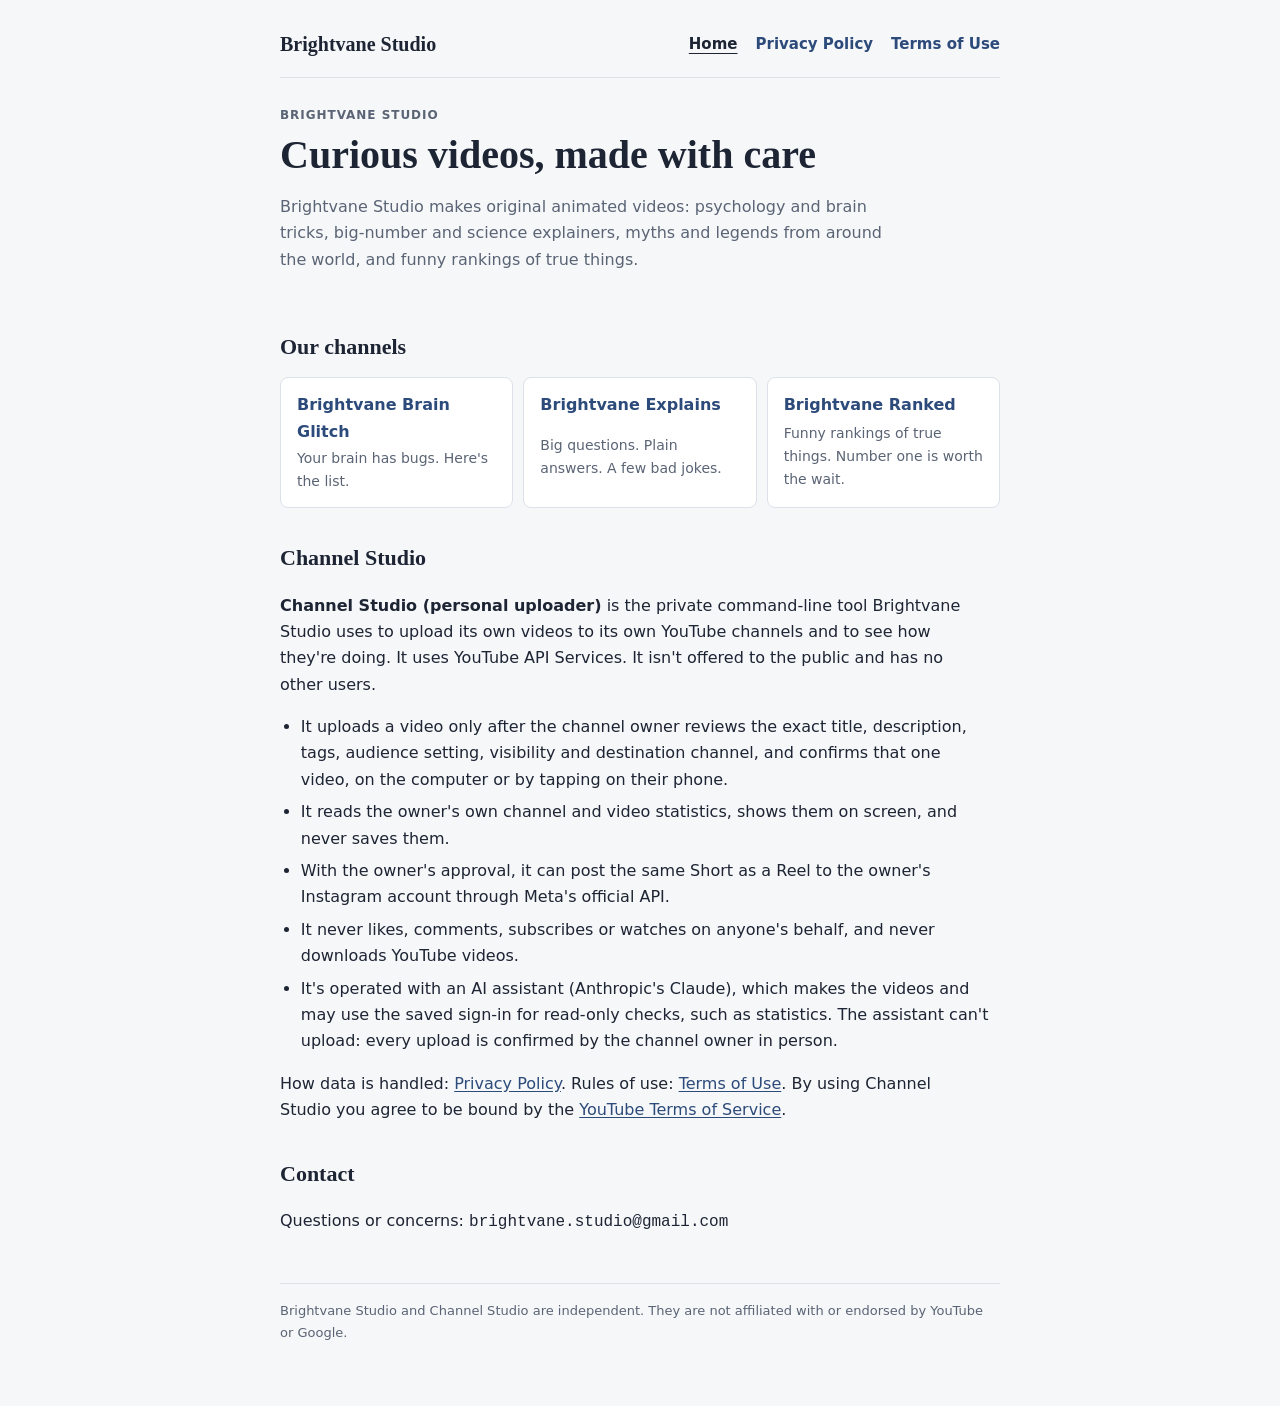
<file: index.html>
<!doctype html>
<html lang="en">
<head>
<meta charset="utf-8">
<meta name="viewport" content="width=device-width, initial-scale=1">
<title>Brightvane Studio</title>
<meta name="description" content="Brightvane Studio makes animated explainer and psychology videos. Channel Studio is its personal YouTube uploader.">
<link rel="stylesheet" href="style.css">
</head>
<body>
<div class="wrap">
  <nav class="site" aria-label="Site">
    <a class="brand" href="./">Brightvane Studio</a>
    <a href="./" aria-current="page">Home</a>
    <a href="privacy.html">Privacy Policy</a>
    <a href="terms.html">Terms of Use</a>
  </nav>

  <header class="page">
    <p class="eyebrow">Brightvane Studio</p>
    <h1>Curious videos, made with care</h1>
    <p class="lede">Brightvane Studio makes original animated videos: psychology and brain tricks, big-number and science explainers, myths and legends from around the world, and funny rankings of true things.</p>
  </header>

  <h2>Our channels</h2>
  <div class="links">
    <a class="card" href="https://www.youtube.com/@BrightvaneBrainGlitch"><strong>Brightvane Brain Glitch</strong><span>Your brain has bugs. Here's the list.</span></a>
    <a class="card" href="https://www.youtube.com/@BrightvaneExplains"><strong>Brightvane Explains</strong><span>Big questions. Plain answers. A few bad jokes.</span></a>
    <a class="card" href="https://www.youtube.com/@BrightvaneRanked"><strong>Brightvane Ranked</strong><span>Funny rankings of true things. Number one is worth the wait.</span></a>
  </div>

  <h2>Channel Studio</h2>
  <p><strong>Channel Studio (personal uploader)</strong> is the private command-line tool Brightvane Studio uses to upload its own videos to its own YouTube channels and to see how they're doing. It uses YouTube API Services. It isn't offered to the public and has no other users.</p>
  <ul>
    <li>It uploads a video only after the channel owner reviews the exact title, description, tags, audience setting, visibility and destination channel, and confirms that one video, on the computer or by tapping on their phone.</li>
    <li>It reads the owner's own channel and video statistics, shows them on screen, and never saves them.</li>
    <li>With the owner's approval, it can post the same Short as a Reel to the owner's Instagram account through Meta's official API.</li>
    <li>It never likes, comments, subscribes or watches on anyone's behalf, and never downloads YouTube videos.</li>
    <li>It's operated with an AI assistant (Anthropic's Claude), which makes the videos and may use the saved sign-in for read-only checks, such as statistics. The assistant can't upload: every upload is confirmed by the channel owner in person.</li>
  </ul>
  <p>How data is handled: <a href="privacy.html">Privacy Policy</a>. Rules of use: <a href="terms.html">Terms of Use</a>. By using Channel Studio you agree to be bound by the <a href="https://www.youtube.com/t/terms">YouTube Terms of Service</a>.</p>

  <h2>Contact</h2>
  <p>Questions or concerns: <span class="email">brightvane.studio@gmail.com</span></p>

  <footer>Brightvane Studio and Channel Studio are independent. They are not affiliated with or endorsed by YouTube or Google.</footer>
</div>
</body>
</html>
</file>
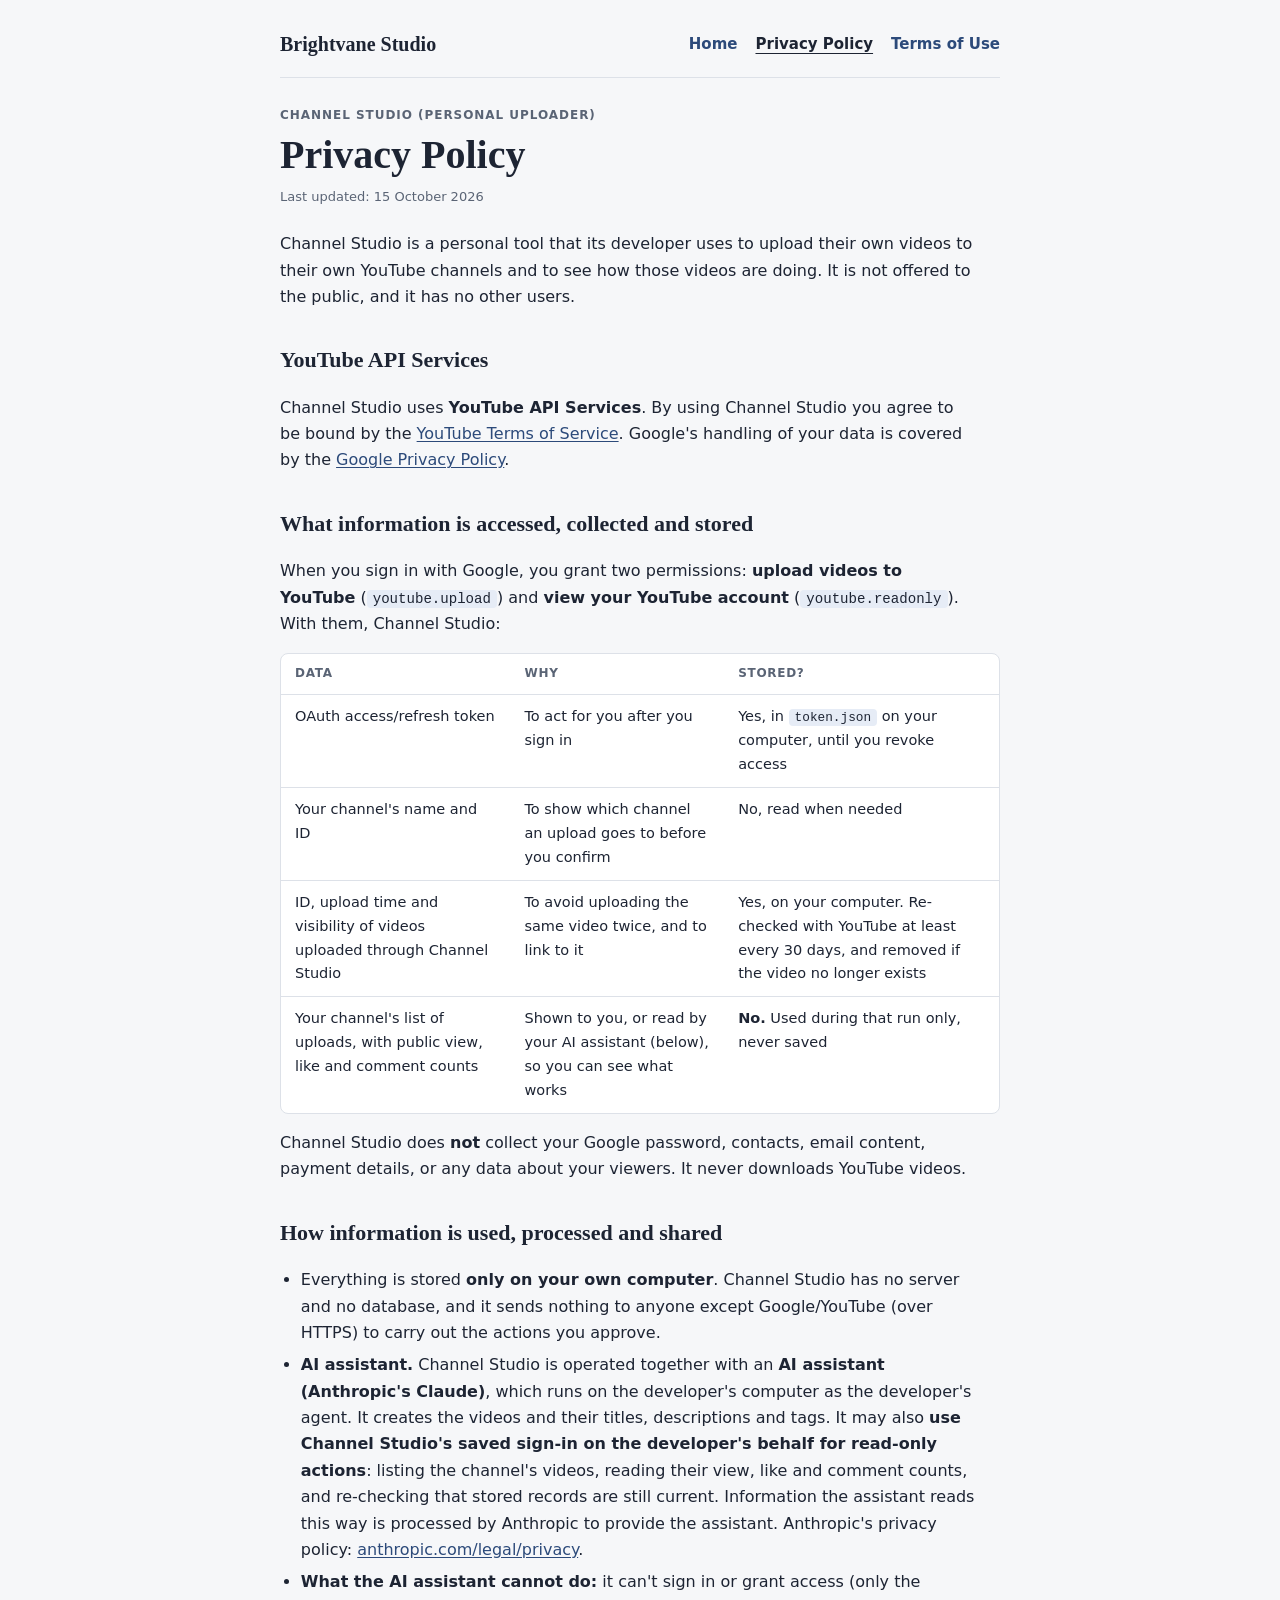
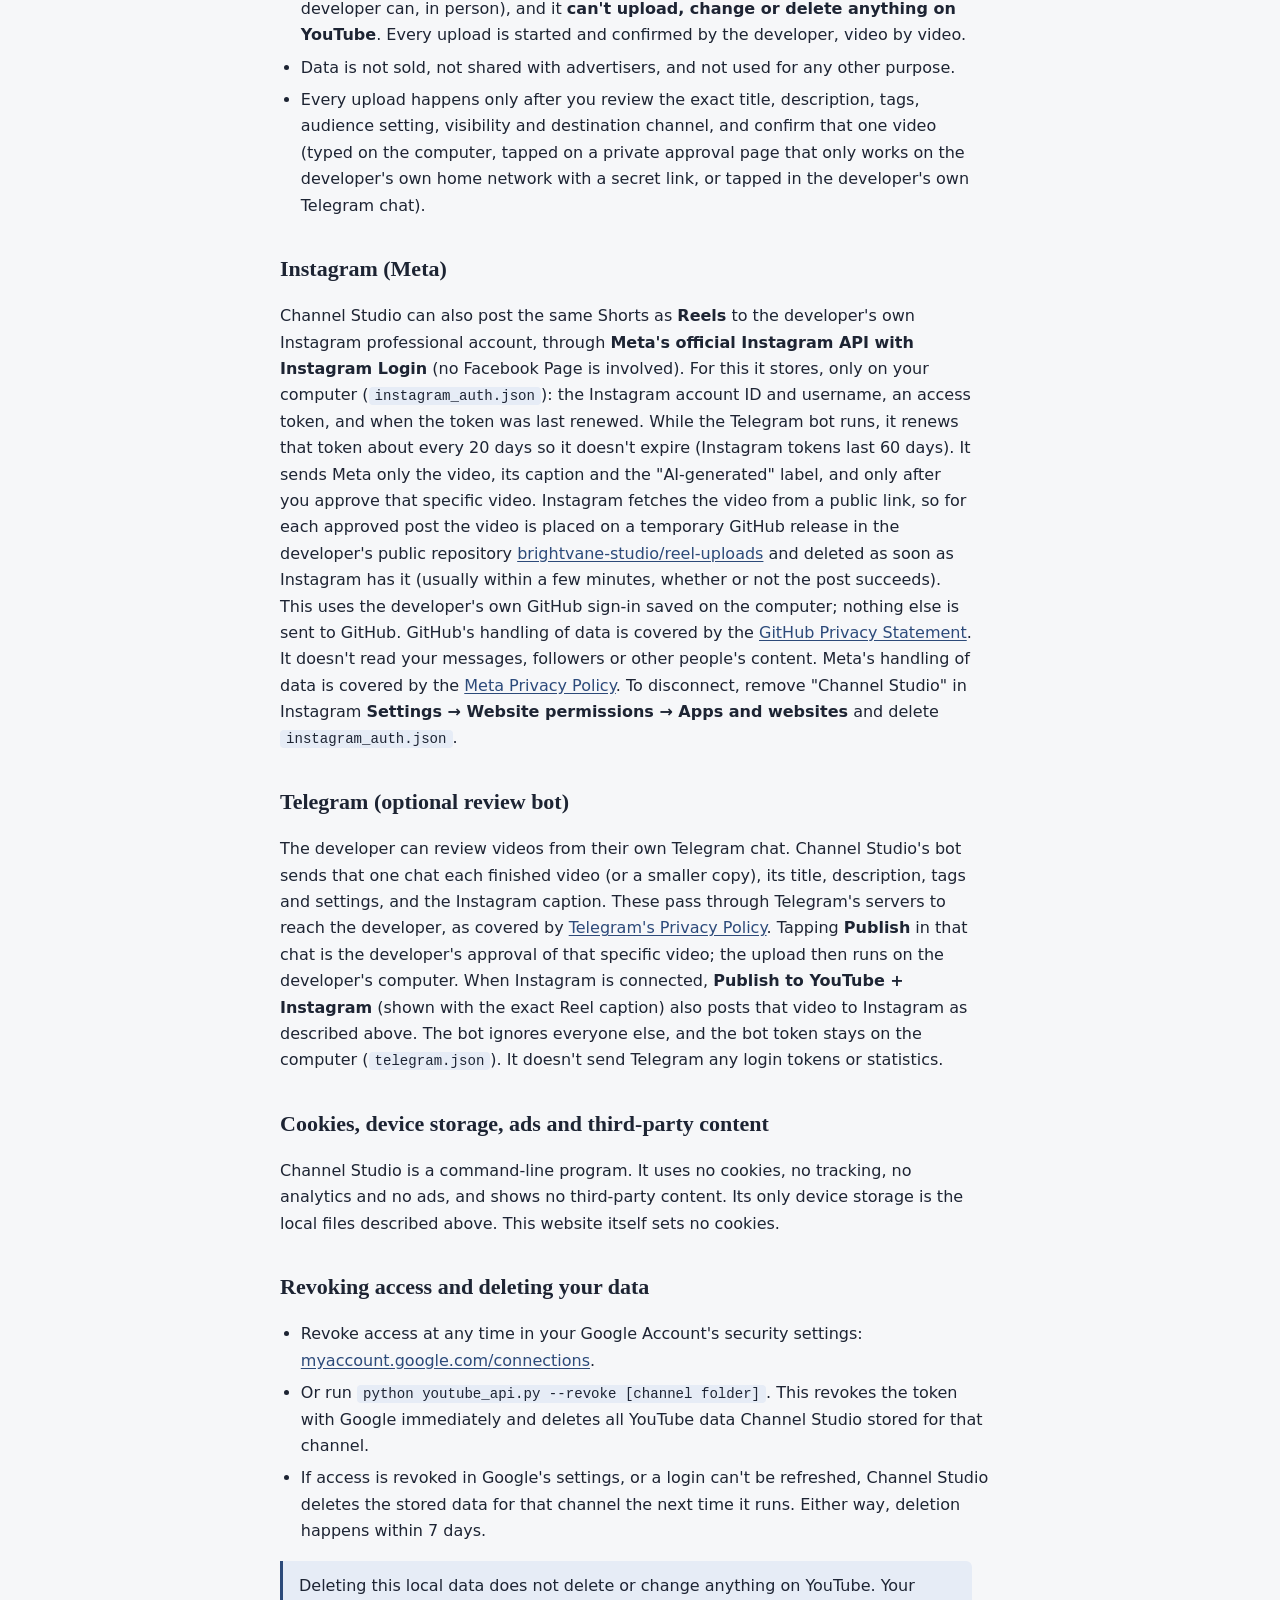
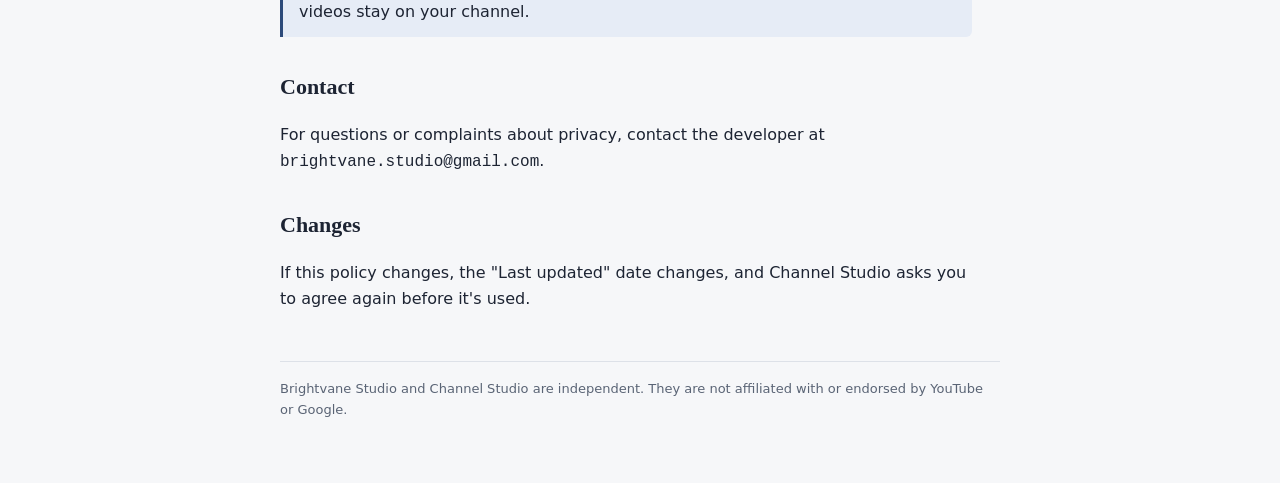
<file: privacy.html>
<!doctype html>
<html lang="en">
<head>
<meta charset="utf-8">
<meta name="viewport" content="width=device-width, initial-scale=1">
<title>Privacy Policy | Channel Studio</title>
<meta name="description" content="Privacy Policy for Channel Studio, Brightvane Studio's personal YouTube uploader.">
<link rel="stylesheet" href="style.css">
</head>
<body>
<div class="wrap">
  <nav class="site" aria-label="Site">
    <a class="brand" href="./">Brightvane Studio</a>
    <a href="./">Home</a>
    <a href="privacy.html" aria-current="page">Privacy Policy</a>
    <a href="terms.html">Terms of Use</a>
  </nav>

  <header class="page">
    <p class="eyebrow">Channel Studio (personal uploader)</p>
    <h1>Privacy Policy</h1>
    <p class="updated">Last updated: 15 October 2026</p>
  </header>

  <p>Channel Studio is a personal tool that its developer uses to upload their own videos to their own YouTube channels and to see how those videos are doing. It is not offered to the public, and it has no other users.</p>

  <h2>YouTube API Services</h2>
  <p>Channel Studio uses <strong>YouTube API Services</strong>. By using Channel Studio you agree to be bound by the <a href="https://www.youtube.com/t/terms">YouTube Terms of Service</a>. Google's handling of your data is covered by the <a href="https://policies.google.com/privacy">Google Privacy Policy</a>.</p>

  <h2>What information is accessed, collected and stored</h2>
  <p>When you sign in with Google, you grant two permissions: <strong>upload videos to YouTube</strong> (<code>youtube.upload</code>) and <strong>view your YouTube account</strong> (<code>youtube.readonly</code>). With them, Channel Studio:</p>
  <div class="table-scroll">
    <table>
      <thead><tr><th>Data</th><th>Why</th><th>Stored?</th></tr></thead>
      <tbody>
        <tr><td>OAuth access/refresh token</td><td>To act for you after you sign in</td><td>Yes, in <code>token.json</code> on your computer, until you revoke access</td></tr>
        <tr><td>Your channel's name and ID</td><td>To show which channel an upload goes to before you confirm</td><td>No, read when needed</td></tr>
        <tr><td>ID, upload time and visibility of videos uploaded through Channel Studio</td><td>To avoid uploading the same video twice, and to link to it</td><td>Yes, on your computer. Re-checked with YouTube at least every 30 days, and removed if the video no longer exists</td></tr>
        <tr><td>Your channel's list of uploads, with public view, like and comment counts</td><td>Shown to you, or read by your AI assistant (below), so you can see what works</td><td><strong>No.</strong> Used during that run only, never saved</td></tr>
      </tbody>
    </table>
  </div>
  <p>Channel Studio does <strong>not</strong> collect your Google password, contacts, email content, payment details, or any data about your viewers. It never downloads YouTube videos.</p>

  <h2>How information is used, processed and shared</h2>
  <ul>
    <li>Everything is stored <strong>only on your own computer</strong>. Channel Studio has no server and no database, and it sends nothing to anyone except Google/YouTube (over HTTPS) to carry out the actions you approve.</li>
    <li><strong>AI assistant.</strong> Channel Studio is operated together with an <strong>AI assistant (Anthropic's Claude)</strong>, which runs on the developer's computer as the developer's agent. It creates the videos and their titles, descriptions and tags. It may also <strong>use Channel Studio's saved sign-in on the developer's behalf for read-only actions</strong>: listing the channel's videos, reading their view, like and comment counts, and re-checking that stored records are still current. Information the assistant reads this way is processed by Anthropic to provide the assistant. Anthropic's privacy policy: <a href="https://www.anthropic.com/legal/privacy">anthropic.com/legal/privacy</a>.</li>
    <li><strong>What the AI assistant cannot do:</strong> it can't sign in or grant access (only the developer can, in person), and it <strong>can't upload, change or delete anything on YouTube</strong>. Every upload is started and confirmed by the developer, video by video.</li>
    <li>Data is not sold, not shared with advertisers, and not used for any other purpose.</li>
    <li>Every upload happens only after you review the exact title, description, tags, audience setting, visibility and destination channel, and confirm that one video (typed on the computer, tapped on a private approval page that only works on the developer's own home network with a secret link, or tapped in the developer's own Telegram chat).</li>
  </ul>

  <h2>Instagram (Meta)</h2>
  <p>Channel Studio can also post the same Shorts as <strong>Reels</strong> to the developer's own Instagram professional account, through <strong>Meta's official Instagram API with Instagram Login</strong> (no Facebook Page is involved). For this it stores, only on your computer (<code>instagram_auth.json</code>): the Instagram account ID and username, an access token, and when the token was last renewed. While the Telegram bot runs, it renews that token about every 20 days so it doesn't expire (Instagram tokens last 60 days). It sends Meta only the video, its caption and the "AI-generated" label, and only after you approve that specific video. Instagram fetches the video from a public link, so for each approved post the video is placed on a temporary GitHub release in the developer's public repository <a href="https://github.com/brightvane-studio/reel-uploads">brightvane-studio/reel-uploads</a> and deleted as soon as Instagram has it (usually within a few minutes, whether or not the post succeeds). This uses the developer's own GitHub sign-in saved on the computer; nothing else is sent to GitHub. GitHub's handling of data is covered by the <a href="https://docs.github.com/site-policy/privacy-policies/github-general-privacy-statement">GitHub Privacy Statement</a>. It doesn't read your messages, followers or other people's content. Meta's handling of data is covered by the <a href="https://www.facebook.com/privacy/policy/">Meta Privacy Policy</a>. To disconnect, remove "Channel Studio" in Instagram <strong>Settings → Website permissions → Apps and websites</strong> and delete <code>instagram_auth.json</code>.</p>

  <h2>Telegram (optional review bot)</h2>
  <p>The developer can review videos from their own Telegram chat. Channel Studio's bot sends that one chat each finished video (or a smaller copy), its title, description, tags and settings, and the Instagram caption. These pass through Telegram's servers to reach the developer, as covered by <a href="https://telegram.org/privacy">Telegram's Privacy Policy</a>. Tapping <strong>Publish</strong> in that chat is the developer's approval of that specific video; the upload then runs on the developer's computer. When Instagram is connected, <strong>Publish to YouTube + Instagram</strong> (shown with the exact Reel caption) also posts that video to Instagram as described above. The bot ignores everyone else, and the bot token stays on the computer (<code>telegram.json</code>). It doesn't send Telegram any login tokens or statistics.</p>

  <h2>Cookies, device storage, ads and third-party content</h2>
  <p>Channel Studio is a command-line program. It uses no cookies, no tracking, no analytics and no ads, and shows no third-party content. Its only device storage is the local files described above. This website itself sets no cookies.</p>

  <h2>Revoking access and deleting your data</h2>
  <ul>
    <li>Revoke access at any time in your Google Account's security settings: <a href="https://myaccount.google.com/connections">myaccount.google.com/connections</a>.</li>
    <li>Or run <code>python youtube_api.py --revoke [channel folder]</code>. This revokes the token with Google immediately and deletes all YouTube data Channel Studio stored for that channel.</li>
    <li>If access is revoked in Google's settings, or a login can't be refreshed, Channel Studio deletes the stored data for that channel the next time it runs. Either way, deletion happens within 7 days.</li>
  </ul>
  <p class="note">Deleting this local data does not delete or change anything on YouTube. Your videos stay on your channel.</p>

  <h2>Contact</h2>
  <p>For questions or complaints about privacy, contact the developer at <span class="email">brightvane.studio@gmail.com</span>.</p>

  <h2>Changes</h2>
  <p>If this policy changes, the "Last updated" date changes, and Channel Studio asks you to agree again before it's used.</p>

  <footer>Brightvane Studio and Channel Studio are independent. They are not affiliated with or endorsed by YouTube or Google.</footer>
</div>
</body>
</html>
</file>
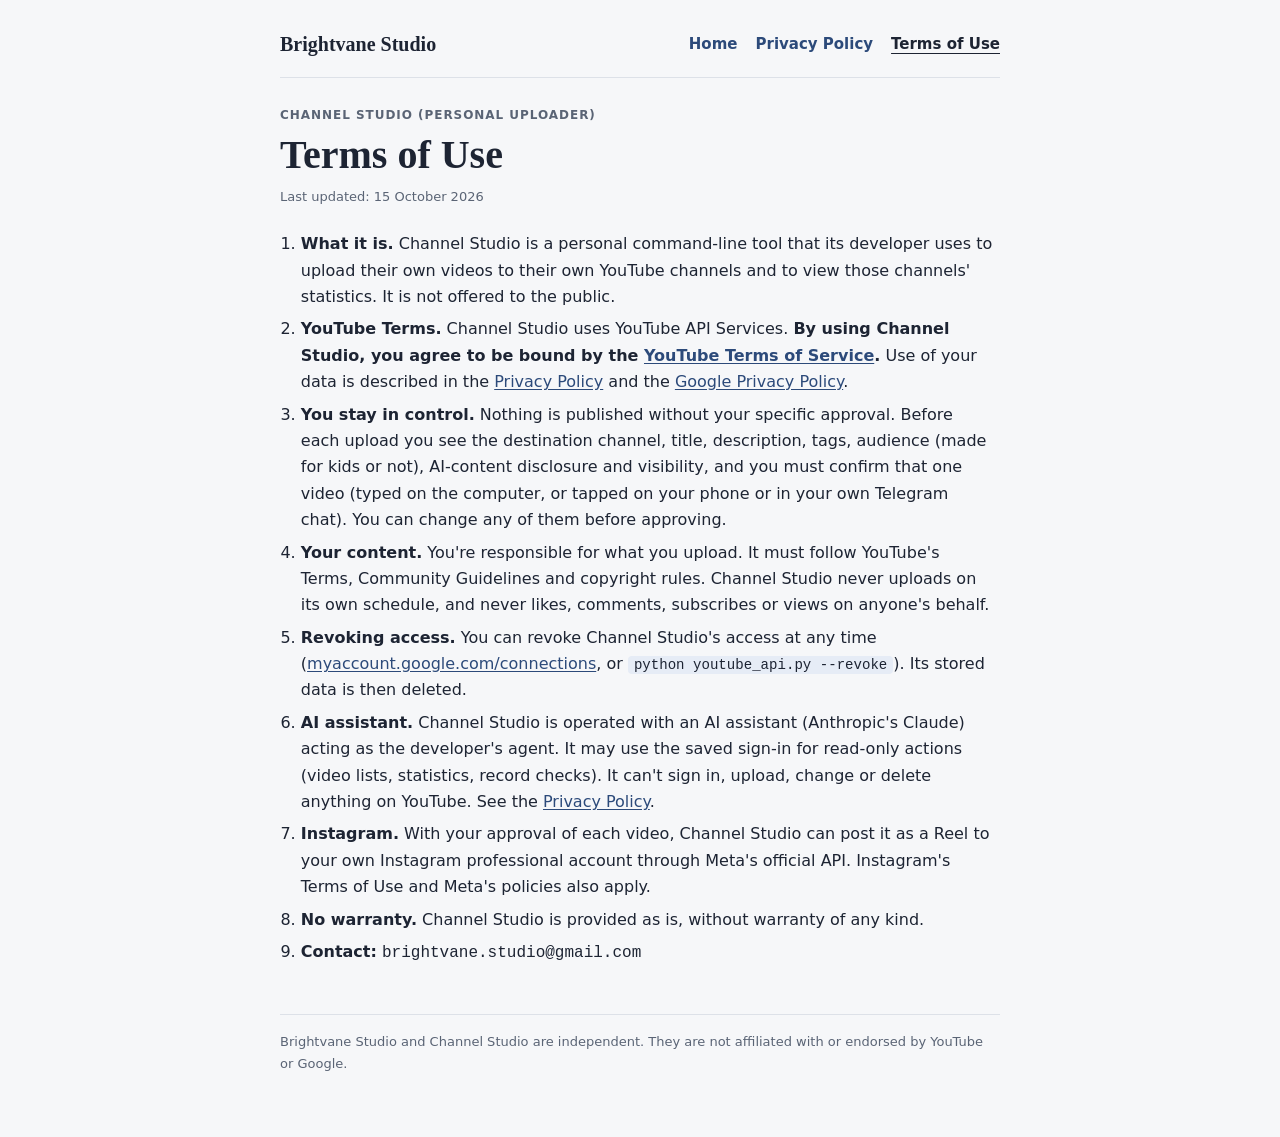
<file: terms.html>
<!doctype html>
<html lang="en">
<head>
<meta charset="utf-8">
<meta name="viewport" content="width=device-width, initial-scale=1">
<title>Terms of Use | Channel Studio</title>
<meta name="description" content="Terms of Use for Channel Studio, Brightvane Studio's personal YouTube uploader.">
<link rel="stylesheet" href="style.css">
</head>
<body>
<div class="wrap">
  <nav class="site" aria-label="Site">
    <a class="brand" href="./">Brightvane Studio</a>
    <a href="./">Home</a>
    <a href="privacy.html">Privacy Policy</a>
    <a href="terms.html" aria-current="page">Terms of Use</a>
  </nav>

  <header class="page">
    <p class="eyebrow">Channel Studio (personal uploader)</p>
    <h1>Terms of Use</h1>
    <p class="updated">Last updated: 15 October 2026</p>
  </header>

  <ol>
    <li><strong>What it is.</strong> Channel Studio is a personal command-line tool that its developer uses to upload their own videos to their own YouTube channels and to view those channels' statistics. It is not offered to the public.</li>
    <li><strong>YouTube Terms.</strong> Channel Studio uses YouTube API Services. <strong>By using Channel Studio, you agree to be bound by the <a href="https://www.youtube.com/t/terms">YouTube Terms of Service</a>.</strong> Use of your data is described in the <a href="privacy.html">Privacy Policy</a> and the <a href="https://policies.google.com/privacy">Google Privacy Policy</a>.</li>
    <li><strong>You stay in control.</strong> Nothing is published without your specific approval. Before each upload you see the destination channel, title, description, tags, audience (made for kids or not), AI-content disclosure and visibility, and you must confirm that one video (typed on the computer, or tapped on your phone or in your own Telegram chat). You can change any of them before approving.</li>
    <li><strong>Your content.</strong> You're responsible for what you upload. It must follow YouTube's Terms, Community Guidelines and copyright rules. Channel Studio never uploads on its own schedule, and never likes, comments, subscribes or views on anyone's behalf.</li>
    <li><strong>Revoking access.</strong> You can revoke Channel Studio's access at any time (<a href="https://myaccount.google.com/connections">myaccount.google.com/connections</a>, or <code>python youtube_api.py --revoke</code>). Its stored data is then deleted.</li>
    <li><strong>AI assistant.</strong> Channel Studio is operated with an AI assistant (Anthropic's Claude) acting as the developer's agent. It may use the saved sign-in for read-only actions (video lists, statistics, record checks). It can't sign in, upload, change or delete anything on YouTube. See the <a href="privacy.html">Privacy Policy</a>.</li>
    <li><strong>Instagram.</strong> With your approval of each video, Channel Studio can post it as a Reel to your own Instagram professional account through Meta's official API. Instagram's Terms of Use and Meta's policies also apply.</li>
    <li><strong>No warranty.</strong> Channel Studio is provided as is, without warranty of any kind.</li>
    <li><strong>Contact:</strong> <span class="email">brightvane.studio@gmail.com</span></li>
  </ol>

  <footer>Brightvane Studio and Channel Studio are independent. They are not affiliated with or endorsed by YouTube or Google.</footer>
</div>
</body>
</html>
</file>
<file: style.css>
/* Brightvane Studio site: one readable column, styled like a well-kept handbook. */
:root {
  --bg: #f6f7f9;
  --surface: #ffffff;
  --fg: #1d2433;
  --muted: #5a6475;
  --line: #dde1e8;
  --accent: #2c4a7a;
  --accent-soft: #e6ecf6;
  --font-display: Georgia, "Times New Roman", serif;
  --font-body: "Segoe UI", system-ui, -apple-system, Roboto, Arial, sans-serif;
  --font-mono: Consolas, "SFMono-Regular", Menlo, monospace;
  color-scheme: light;
}
@media (prefers-color-scheme: dark) {
  :root {
    --bg: #11151d; --surface: #181e29; --fg: #e4e8ef; --muted: #9aa4b5;
    --line: #2a3242; --accent: #8fb0e6; --accent-soft: #1f2a3d; color-scheme: dark;
  }
}

* { box-sizing: border-box; }
html { -webkit-text-size-adjust: 100%; }
body { margin: 0; background: var(--bg); color: var(--fg); font-family: var(--font-body); font-size: 16px; line-height: 1.65; }
.wrap { max-width: 760px; margin: 0 auto; padding-inline: 20px; padding-block: 28px 64px; }

nav.site { display: flex; flex-wrap: wrap; align-items: center; gap: 8px 18px; padding-bottom: 16px; border-bottom: 1px solid var(--line); }
nav.site .brand { font-family: var(--font-display); font-weight: 700; font-size: 20px; color: var(--fg); text-decoration: none; margin-right: auto; }
nav.site a { color: var(--accent); text-decoration: none; font-weight: 600; font-size: 15px; }
nav.site a[aria-current="page"] { color: var(--fg); text-decoration: underline; text-underline-offset: 4px; }

header.page { padding-block: 28px 8px; }
.eyebrow { font-size: 12px; letter-spacing: .08em; text-transform: uppercase; color: var(--muted); font-weight: 600; margin: 0; }
h1 { font-family: var(--font-display); font-weight: 700; font-size: clamp(30px, 5vw, 40px); line-height: 1.15; margin: 6px 0 0; text-wrap: balance; }
.updated { font-size: 13px; color: var(--muted); margin: 8px 0 0; }
.lede { color: var(--muted); max-width: 62ch; }
h2 { font-family: var(--font-display); font-weight: 700; font-size: 22px; margin: 32px 0 8px; }
p, li { max-width: 68ch; }
ul, ol { padding-left: 1.3em; display: grid; gap: 6px; }
a { color: var(--accent); text-underline-offset: 2px; }
code { font-family: var(--font-mono); font-size: .88em; background: var(--accent-soft); padding: 1px 6px; border-radius: 4px; overflow-wrap: anywhere; }

.table-scroll { overflow-x: auto; border: 1px solid var(--line); border-radius: 8px; background: var(--surface); margin: 12px 0; }
table { border-collapse: collapse; width: 100%; min-width: 560px; font-size: 14.5px; }
th, td { text-align: left; vertical-align: top; padding: 10px 14px; border-bottom: 1px solid var(--line); }
th { font-size: 12px; letter-spacing: .06em; text-transform: uppercase; color: var(--muted); font-weight: 600; }
tr:last-child td { border-bottom: 0; }

.note { border-left: 3px solid var(--accent); background: var(--accent-soft); padding: 12px 16px; border-radius: 0 6px 6px 0; margin: 16px 0; }
.card { background: var(--surface); border: 1px solid var(--line); border-radius: 8px; padding: 14px 16px; }
.links { display: grid; gap: 10px; grid-template-columns: repeat(auto-fit, minmax(220px, 1fr)); margin-top: 12px; }
.links a.card { text-decoration: none; color: var(--fg); display: grid; gap: 2px; }
.links a.card strong { color: var(--accent); }
.links a.card span { color: var(--muted); font-size: 14px; }
.email { font-family: var(--font-mono); user-select: all; overflow-wrap: anywhere; }

footer { margin-top: 48px; padding-top: 16px; border-top: 1px solid var(--line); font-size: 13px; color: var(--muted); }
</file>
